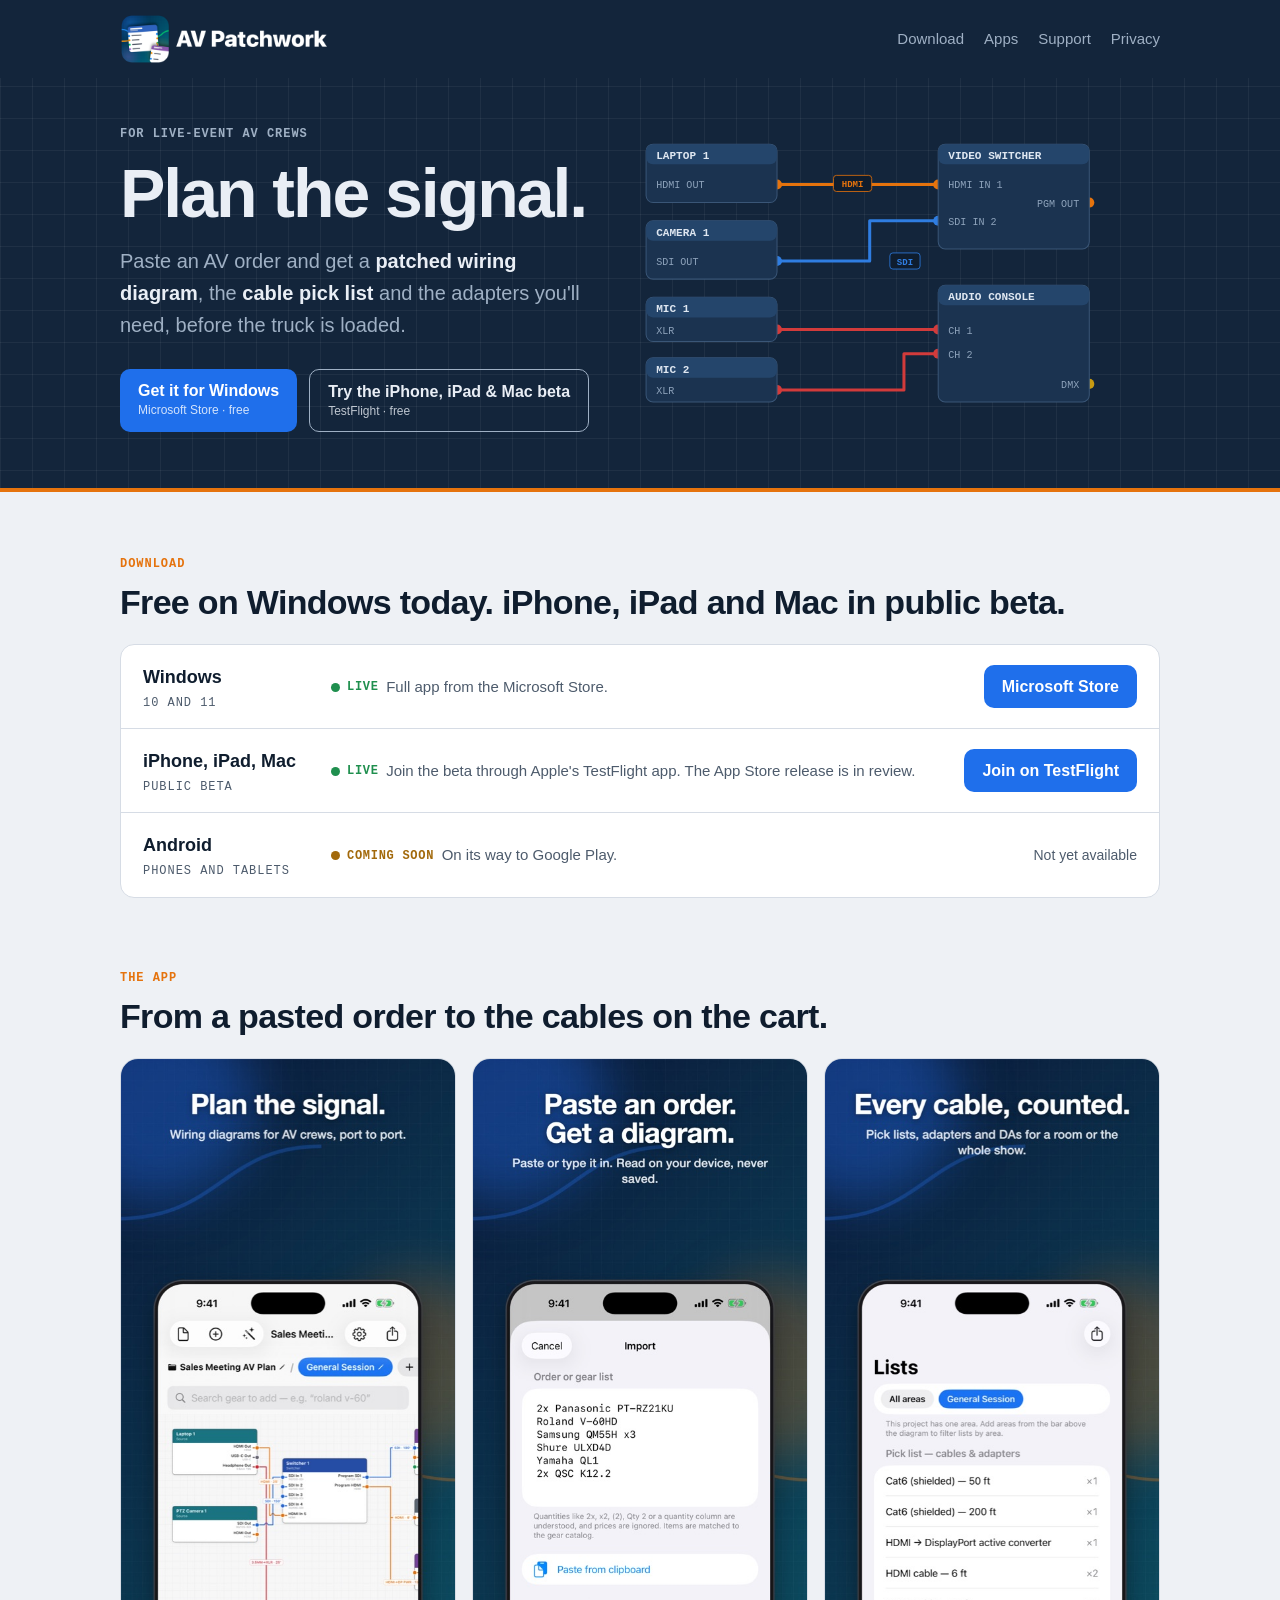
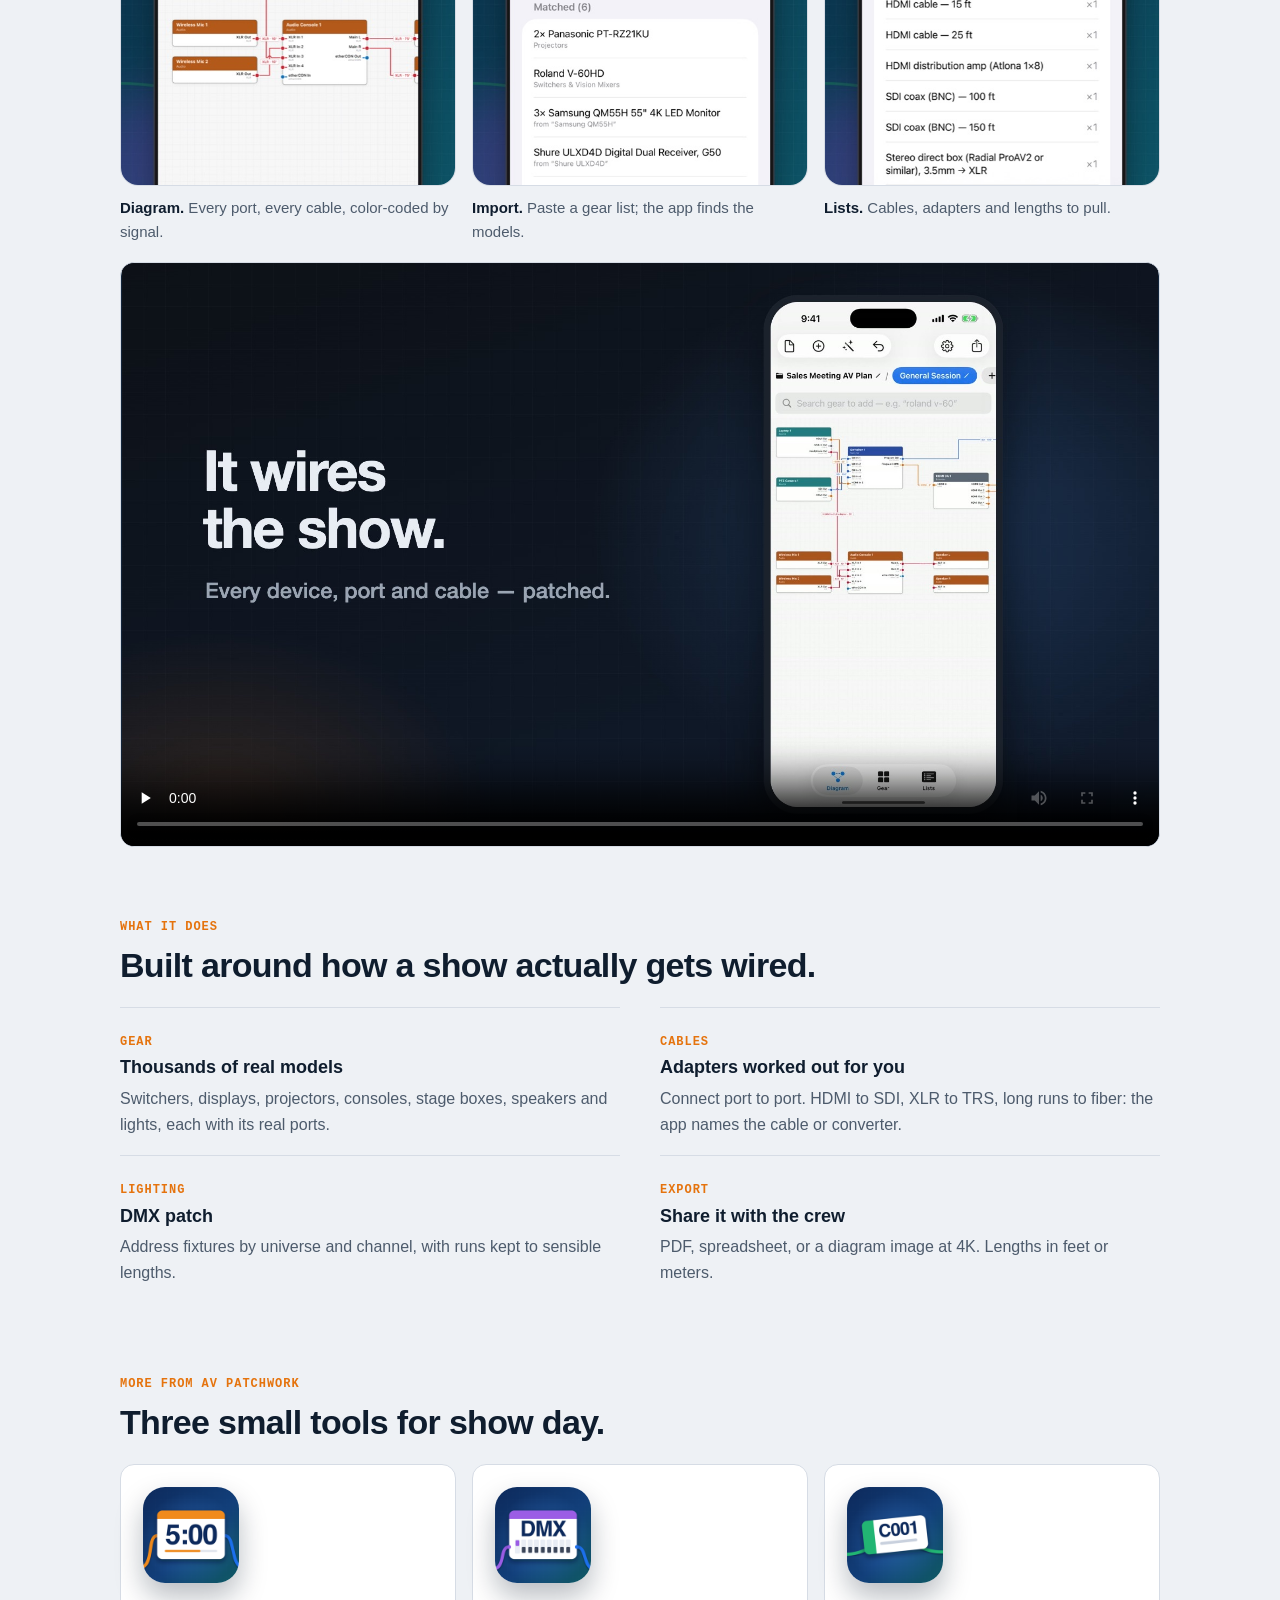
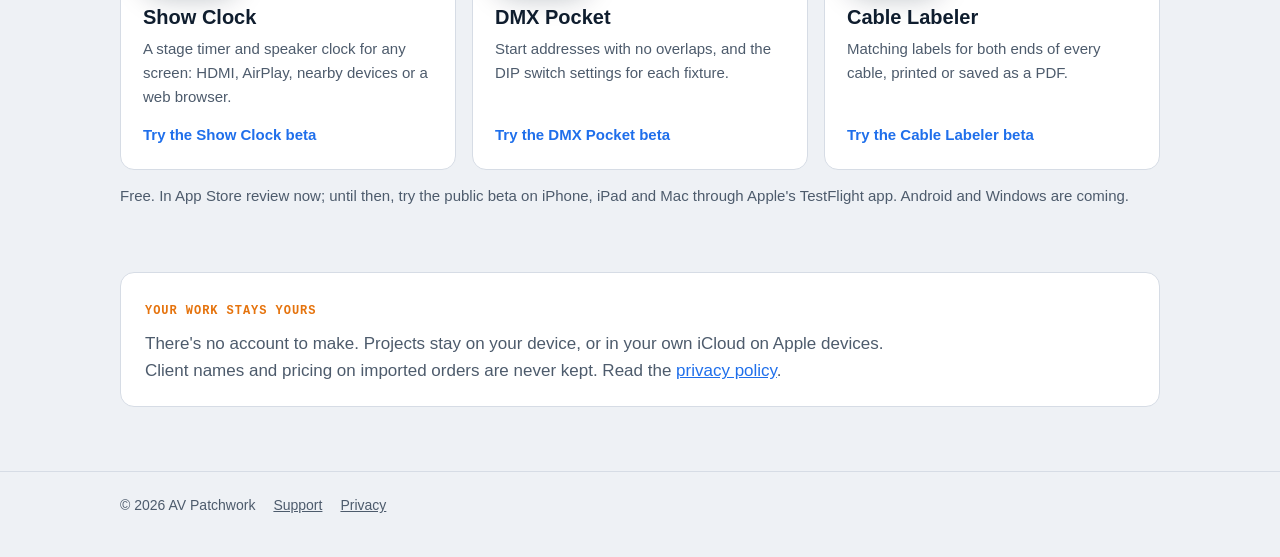
<file: index.html>
<!doctype html>
<html lang="en">
<head>
<meta charset="utf-8">
<meta name="viewport" content="width=device-width, initial-scale=1, viewport-fit=cover">
<title>AV Patchwork</title>
<meta name="claude:viewport-fit-sides" content="cover">
<meta name="description" content="Wiring diagrams, cable pick lists and gear plans for live-event AV crews. On Windows now; public beta for iPhone, iPad and Mac.">
<meta property="og:type" content="website">
<meta property="og:site_name" content="AV Patchwork">
<meta property="og:title" content="AV Patchwork">
<meta property="og:description" content="Wiring diagrams, cable pick lists and gear plans for live-event AV crews.">
<meta property="og:url" content="https://avpatchwork.com/">
<meta property="og:image" content="https://avpatchwork.com/img/og.png">
<meta property="og:image:width" content="1200">
<meta property="og:image:height" content="630">
<meta name="twitter:card" content="summary_large_image">
<link rel="canonical" href="https://avpatchwork.com/">
<link rel="icon" href="favicon.png">
<link rel="apple-touch-icon" href="apple-touch-icon.png">
<style>
/* Layout: a patch-bay hero (headline left, an order being patched right), a "get it" rack of store rows, then the app. */
:root {
  --ground: #eef1f5;       /* page, faintly blue like a rack-room wall */
  --panel: #ffffff;
  --ink: #0f1d2e;
  --ink-soft: #4d5b6c;
  --rule: #d6dce5;
  --rack: #13253b;         /* hero band: rack-panel navy */
  --rack-ink: #e9eef5;
  --rack-soft: #9fb0c4;
  --live: #1f8f4e;
  --wait: #a2690b;
  --signal: #1f6feb;       /* the only color for things you can click (family design rule) */
  --hdmi: #e5730d; --sdi: #2f7de1; --xlr: #d23b3b; --dmx: #c79a12; --net: #2aa39a;
  --sans: -apple-system, BlinkMacSystemFont, "Segoe UI", "SF Pro Text", Roboto, "Helvetica Neue", Arial, sans-serif;
  --mono: ui-monospace, "SF Mono", "Cascadia Mono", Menlo, Consolas, monospace;
}
@media (prefers-color-scheme: dark) {
  :root:not([data-theme="light"]) {
    --ground: #0c131c; --panel: #131d29; --ink: #e6ecf3; --ink-soft: #97a6b8; --rule: #233142;
    --rack: #0f1f33; --rack-ink: #e9eef5; --rack-soft: #93a6bd; --live: #4cc07f; --wait: #e0a94a;
    color-scheme: dark;
  }
}
:root[data-theme="dark"] {
  --ground: #0c131c; --panel: #131d29; --ink: #e6ecf3; --ink-soft: #97a6b8; --rule: #233142;
  --rack: #0f1f33; --rack-ink: #e9eef5; --rack-soft: #93a6bd; --live: #4cc07f; --wait: #e0a94a;
  color-scheme: dark;
}
* { box-sizing: border-box; }
html { -webkit-text-size-adjust: 100%; }
body { margin: 0; background: var(--ground); color: var(--ink); font: 17px/1.6 var(--sans); }
a { color: inherit; }
.wrap {
  max-width: 1080px; margin: 0 auto;
  padding-left: max(20px, env(safe-area-inset-left, 0px)); padding-right: max(20px, env(safe-area-inset-right, 0px));
}
.label { font: 600 12px/1.2 var(--mono); letter-spacing: .08em; text-transform: uppercase; }
:focus-visible { outline: 3px solid var(--signal); outline-offset: 3px; border-radius: 6px; }

/* Top bar */
.top { background: var(--rack); color: var(--rack-ink); }
.top .wrap { display: flex; align-items: center; gap: 12px; padding-block: 10px; }
.top .logo { display: block; line-height: 0; margin-left: -4px; }
.top .logo img { height: 58px; width: auto; display: block; }
.top nav { margin-left: auto; display: flex; gap: 20px; font-size: 15px; }
.top nav a { color: var(--rack-soft); text-decoration: none; }
.top nav a:hover { color: var(--rack-ink); }

/* Hero */
.hero { background: var(--rack); color: var(--rack-ink); border-bottom: 4px solid var(--hdmi); }
.hero .wrap { display: grid; grid-template-columns: 1fr 1.1fr; gap: 40px; align-items: center; padding-block: 40px 56px; }
.hero > .wrap > * { min-width: 0; }
.hero .label { color: var(--rack-soft); }
.hero h1 { font-size: clamp(42px, 6.4vw, 68px); line-height: 1; letter-spacing: -.03em; margin: 14px 0 18px; text-wrap: balance; }
.hero p.lede { font-size: 20px; color: var(--rack-soft); margin: 0 0 28px; max-width: 30em; }
.hero p.lede b { color: var(--rack-ink); font-weight: 600; }
.cta { display: flex; flex-wrap: wrap; gap: 12px; }
.btn {
  display: inline-flex; flex-direction: column; align-items: flex-start; gap: 3px; padding: 12px 18px; border-radius: 10px;
  font-weight: 650; font-size: 16px; text-decoration: none; line-height: 1.2;
}
.btn small { display: block; font: 500 12px/1.2 var(--sans); opacity: .8; }
.btn.primary { background: var(--signal); color: #fff; }
.btn.primary:hover { background: #1a5fd0; }
.btn.ghost { border: 1.5px solid var(--rack-soft); color: var(--rack-ink); }
.btn.ghost:hover { border-color: var(--rack-ink); }
.patch { width: 100%; height: auto; display: block; }
.patch .box { fill: #1b3350; stroke: #3a5677; }
.patch .hd { fill: #24456b; }
.patch text { font-family: var(--mono); fill: #dfe7f1; }
.patch .dim { fill: #8ea3bb; }
.patch path { fill: none; stroke-width: 3; stroke-linecap: round; stroke-linejoin: round; }
@media (prefers-reduced-motion: no-preference) {
  .patch path { stroke-dasharray: 600; stroke-dashoffset: 0; animation: run 1.6s ease-out both; }
  .patch path:nth-of-type(2) { animation-delay: .15s; } .patch path:nth-of-type(3) { animation-delay: .3s; }
  .patch path:nth-of-type(4) { animation-delay: .45s; } .patch path:nth-of-type(5) { animation-delay: .6s; }
  @keyframes run { from { stroke-dashoffset: 600; } to { stroke-dashoffset: 0; } }
}

/* Parallax: three planes in the hero (grid at the back, cables in the middle, gear in front).
   app.js-free: a few lines at the end of the page set --p (scroll) and --mx/--my (pointer). */
.hero { position: relative; overflow: hidden; }
.hero::before {
  content: ""; position: absolute; inset: -120px 0; pointer-events: none;
  background-image: linear-gradient(rgba(255,255,255,.055) 1px, transparent 1px), linear-gradient(90deg, rgba(255,255,255,.055) 1px, transparent 1px);
  background-size: 32px 32px;
  transform: translate3d(calc(var(--mx, 0) * -6px), calc(var(--p, 0) * 60px + var(--my, 0) * -4px), 0);
}
.hero .wrap { position: relative; }
.patch .plane-cables { transform: translate(calc(var(--mx, 0) * 5px), calc(var(--my, 0) * 3px + var(--p, 0) * -18px)); }
.patch .plane-gear { transform: translate(calc(var(--mx, 0) * 11px), calc(var(--my, 0) * 7px + var(--p, 0) * -42px)); }
.patch .plane-cables, .patch .plane-gear { transition: transform .25s ease-out; }
@media (prefers-reduced-motion: reduce) {
  .hero::before, .patch .plane-cables, .patch .plane-gear { transform: none !important; }
}

/* Family apps: icons stay still (owner's call); depth comes from the hero's background layer */
.family { display: grid; grid-template-columns: repeat(3, 1fr); gap: 16px; }
.family article { background: var(--panel); border: 1px solid var(--rule); border-radius: 14px; padding: 22px; }
.family img { width: 96px; height: 96px; border-radius: 22px; display: block; box-shadow: 0 14px 28px rgba(8, 20, 40, .28);
}
.family h3 { margin: 18px 0 4px; font-size: 20px; }
.family p { margin: 0; color: var(--ink-soft); font-size: 15px; }
.family article { display: flex; flex-direction: column; }
.family .beta { margin-top: auto; padding-top: 14px; font-weight: 600; font-size: 15px; text-decoration: none; }
.family .beta:hover { text-decoration: underline; }
.family-note { margin: 14px 0 0; color: var(--ink-soft); font-size: 15px; }

/* Get it: one row per platform, like labelled rack ports */
section { padding-block: 56px 8px; }
h2 { font-size: clamp(26px, 3.4vw, 34px); letter-spacing: -.02em; line-height: 1.15; margin: 8px 0 22px; text-wrap: balance; }
.get { display: grid; gap: 0; background: var(--panel); border: 1px solid var(--rule); border-radius: 14px; overflow: hidden; }
.row { display: grid; grid-template-columns: 170px 1fr auto; gap: 18px; align-items: center; padding: 18px 22px; border-top: 1px solid var(--rule); }
.row:first-child { border-top: 0; }
.row > * { min-width: 0; }
.row .plat { font-weight: 700; font-size: 18px; }
.row .plat .label { display: block; color: var(--ink-soft); margin-top: 4px; font-weight: 500; }
.row p { margin: 0; color: var(--ink-soft); font-size: 15px; }
.status { display: inline-flex; align-items: center; gap: 7px; font: 600 12px/1 var(--mono); letter-spacing: .06em; text-transform: uppercase; }
.status::before { content: ""; width: 9px; height: 9px; border-radius: 50%; background: currentColor; }
.status.live { color: var(--live); }
.status.wait { color: var(--wait); }
.row .btn.store { background: var(--signal); color: #fff; white-space: nowrap; }
.row .btn.store:hover { opacity: .88; }
.row .soon { font-size: 14px; color: var(--ink-soft); white-space: nowrap; }

/* Show the app */
.media { display: grid; grid-template-columns: repeat(3, 1fr); gap: 16px; }
.media figure { margin: 0; }
.media img { width: 100%; height: auto; display: block; border-radius: 18px; border: 1px solid var(--rule); }
.media figcaption { margin-top: 10px; font-size: 15px; color: var(--ink-soft); }
.media figcaption b { color: var(--ink); }
.wide { margin-top: 18px; }
.wide img, .wide video { width: 100%; height: auto; display: block; border-radius: 14px; border: 1px solid var(--rule); background: var(--rack); }
.wide video { aspect-ratio: 16 / 9; }

/* What it does */
.does { display: grid; grid-template-columns: repeat(2, 1fr); gap: 0 40px; }
.does div { padding-block: 18px; border-top: 1px solid var(--rule); }
.does h3 { margin: 0 0 4px; font-size: 18px; }
.does p { margin: 0; color: var(--ink-soft); font-size: 16px; max-width: 34em; }
.does .label { color: var(--hdmi); }

.privacy { background: var(--panel); border: 1px solid var(--rule); border-radius: 14px; padding: 22px 24px; }
.privacy p { margin: 0; max-width: 46em; color: var(--ink-soft); }
.privacy a { color: var(--signal); }
main a:not(.btn) { color: var(--signal); }
@media (prefers-color-scheme: dark) { :root:not([data-theme="light"]) main a:not(.btn) { color: #4c9bff; } }

footer { margin-top: 56px; border-top: 1px solid var(--rule); color: var(--ink-soft); font-size: 14px; }
footer .wrap { display: flex; flex-wrap: wrap; gap: 18px; padding-block: 22px 40px; }
footer a { color: var(--ink-soft); }

@media (max-width: 860px) {
  .hero .wrap { grid-template-columns: 1fr; gap: 28px; }
  .row { grid-template-columns: 1fr auto; }
  .row p { grid-column: 1 / -1; grid-row: 2; }
  .does { grid-template-columns: 1fr; }
  .family { grid-template-columns: 1fr; }
}
@media (max-width: 420px) { .top nav .dl { display: none; } }
@media (max-width: 560px) {
  .top nav { gap: 14px; font-size: 14px; }
  .top .logo img { height: 46px; }
  .media { grid-template-columns: 1fr 1fr; }
  .media figure:last-child { display: none; }
  .row { grid-template-columns: 1fr; }
  .row .btn.store, .row .soon { justify-self: start; }
}
</style>
</head>
<body>
<header class="top"><div class="wrap">
  <a class="logo" href="./"><img src="img/logo-on-dark.png" alt="AV Patchwork" width="165" height="44"></a>
  <nav><a class="dl" href="#get">Download</a><a href="#family">Apps</a><a href="support.html">Support</a><a href="privacy.html">Privacy</a></nav>
</div></header>

<div class="hero"><div class="wrap">
  <div>
    <span class="label">For live-event AV crews</span>
    <h1>Plan the signal.</h1>
    <p class="lede">Paste an AV order and get a <b>patched wiring diagram</b>, the <b>cable pick list</b> and the adapters you'll need, before the truck is loaded.</p>
    <div class="cta">
      <a class="btn primary" href="https://apps.microsoft.com/detail/9N6502GK0PBZ" rel="noopener">Get it for Windows<small>Microsoft Store · free</small></a>
      <a class="btn ghost" href="https://testflight.apple.com/join/TtqjZrHf" rel="noopener">Try the iPhone, iPad &amp; Mac beta<small>TestFlight · free</small></a>
    </div>
  </div>
  <svg class="patch" viewBox="0 0 520 300" role="img" aria-label="Cables in HDMI, SDI, audio and DMX colors running from a laptop, a camera and two mics into a switcher and an audio console">
    <g class="plane-cables">
    <path d="M140 60 H215 V60 H300" stroke="var(--hdmi)"/>
    <path d="M140 136 H232 V96 H300" stroke="var(--sdi)"/>
    <path d="M140 204 H249 V204 H300" stroke="var(--xlr)"/>
    <path d="M140 264 H266 V228 H300" stroke="var(--xlr)"/>
    <circle cx="140" cy="60" r="5" fill="var(--hdmi)"/><circle cx="300" cy="60" r="5" fill="var(--hdmi)"/>
    <circle cx="140" cy="136" r="5" fill="var(--sdi)"/><circle cx="300" cy="96" r="5" fill="var(--sdi)"/>
    <circle cx="140" cy="204" r="5" fill="var(--xlr)"/><circle cx="300" cy="204" r="5" fill="var(--xlr)"/>
    <circle cx="140" cy="264" r="5" fill="var(--xlr)"/><circle cx="300" cy="228" r="5" fill="var(--xlr)"/>
    <circle cx="450" cy="78" r="5" fill="var(--hdmi)"/><circle cx="450" cy="258" r="5" fill="var(--dmx)"/>
    <rect x="196" y="51" width="38" height="16" rx="3" fill="#0f1d2e" stroke="var(--hdmi)" stroke-width=".8"/>
    <text x="215" y="62.5" font-size="9" font-weight="700" text-anchor="middle" style="fill:var(--hdmi)">HDMI</text>
    <rect x="252" y="128" width="30" height="16" rx="3" fill="#0f1d2e" stroke="var(--sdi)" stroke-width=".8"/>
    <text x="267" y="139.5" font-size="9" font-weight="700" text-anchor="middle" style="fill:var(--sdi)">SDI</text>
    </g>
    <g class="plane-gear">
    <rect class="box" x="10" y="20" width="130" height="58" rx="7"/><rect class="hd" x="10" y="20" width="130" height="20" rx="7"/>
    <text x="20" y="35" font-size="11" font-weight="700">LAPTOP 1</text><text x="20" y="64" font-size="10" class="dim">HDMI OUT</text>
    <rect class="box" x="10" y="96" width="130" height="58" rx="7"/><rect class="hd" x="10" y="96" width="130" height="20" rx="7"/>
    <text x="20" y="111" font-size="11" font-weight="700">CAMERA 1</text><text x="20" y="140" font-size="10" class="dim">SDI OUT</text>
    <rect class="box" x="10" y="172" width="130" height="44" rx="7"/><rect class="hd" x="10" y="172" width="130" height="20" rx="7"/>
    <text x="20" y="187" font-size="11" font-weight="700">MIC 1</text><text x="20" y="208" font-size="10" class="dim">XLR</text>
    <rect class="box" x="10" y="232" width="130" height="44" rx="7"/><rect class="hd" x="10" y="232" width="130" height="20" rx="7"/>
    <text x="20" y="247" font-size="11" font-weight="700">MIC 2</text><text x="20" y="268" font-size="10" class="dim">XLR</text>

    <rect class="box" x="300" y="20" width="150" height="104" rx="7"/><rect class="hd" x="300" y="20" width="150" height="20" rx="7"/>
    <text x="310" y="35" font-size="11" font-weight="700">VIDEO SWITCHER</text>
    <text x="310" y="64" font-size="10" class="dim">HDMI IN 1</text><text x="310" y="100" font-size="10" class="dim">SDI IN 2</text>
    <text x="440" y="82" font-size="10" class="dim" text-anchor="end">PGM OUT</text>
    <rect class="box" x="300" y="160" width="150" height="116" rx="7"/><rect class="hd" x="300" y="160" width="150" height="20" rx="7"/>
    <text x="310" y="175" font-size="11" font-weight="700">AUDIO CONSOLE</text>
    <text x="310" y="208" font-size="10" class="dim">CH 1</text><text x="310" y="232" font-size="10" class="dim">CH 2</text>
    <text x="440" y="262" font-size="10" class="dim" text-anchor="end">DMX</text>

    </g>
  </svg>
</div></div>

<main>
<section id="get"><div class="wrap">
  <span class="label" style="color:var(--hdmi)">Download</span>
  <h2>Free on Windows today. iPhone, iPad and Mac in public beta.</h2>
  <div class="get">
    <div class="row">
      <div class="plat">Windows<span class="label">10 and 11</span></div>
      <p><span class="status live">Live</span>&ensp;Full app from the Microsoft Store.</p>
      <a class="btn store" href="https://apps.microsoft.com/detail/9N6502GK0PBZ" rel="noopener">Microsoft Store</a>
    </div>
    <div class="row">
      <div class="plat">iPhone, iPad, Mac<span class="label">Public beta</span></div>
      <p><span class="status live">Live</span>&ensp;Join the beta through Apple's TestFlight app. The App Store release is in review.</p>
      <a class="btn store" href="https://testflight.apple.com/join/TtqjZrHf" rel="noopener">Join on TestFlight</a>
    </div>
    <div class="row">
      <div class="plat">Android<span class="label">Phones and tablets</span></div>
      <p><span class="status wait">Coming soon</span>&ensp;On its way to Google Play.</p>
      <span class="soon">Not yet available</span>
    </div>
  </div>
</div></section>

<section><div class="wrap">
  <span class="label" style="color:var(--hdmi)">The app</span>
  <h2>From a pasted order to the cables on the cart.</h2>
  <div class="media">
    <figure><img src="img/1-diagram.jpg" alt="A wiring diagram with a switcher, projector, LED wall and audio console" loading="lazy" width="506" height="1100"><figcaption><b>Diagram.</b> Every port, every cable, color-coded by signal.</figcaption></figure>
    <figure><img src="img/2-import.jpg" alt="Importing a pasted AV order" loading="lazy" width="506" height="1100"><figcaption><b>Import.</b> Paste a gear list; the app finds the models.</figcaption></figure>
    <figure><img src="img/3-lists.jpg" alt="Pick list of cables and adapters" loading="lazy" width="506" height="1100"><figcaption><b>Lists.</b> Cables, adapters and lengths to pull.</figcaption></figure>
  </div>
  <div class="wide">
    <video src="img/teaser.mp4" poster="img/teaser.jpg" controls playsinline preload="none"
      aria-label="20-second AV Patchwork teaser: paste an order, get a patched diagram and cable pick list"></video>
  </div>
</div></section>

<section><div class="wrap">
  <span class="label" style="color:var(--hdmi)">What it does</span>
  <h2>Built around how a show actually gets wired.</h2>
  <div class="does">
    <div><span class="label">Gear</span><h3>Thousands of real models</h3><p>Switchers, displays, projectors, consoles, stage boxes, speakers and lights, each with its real ports.</p></div>
    <div><span class="label">Cables</span><h3>Adapters worked out for you</h3><p>Connect port to port. HDMI to SDI, XLR to TRS, long runs to fiber: the app names the cable or converter.</p></div>
    <div><span class="label">Lighting</span><h3>DMX patch</h3><p>Address fixtures by universe and channel, with runs kept to sensible lengths.</p></div>
    <div><span class="label">Export</span><h3>Share it with the crew</h3><p>PDF, spreadsheet, or a diagram image at 4K. Lengths in feet or meters.</p></div>
  </div>
</div></section>

<section id="family"><div class="wrap">
  <span class="label" style="color:var(--hdmi)">More from AV Patchwork</span>
  <h2>Three small tools for show day.</h2>
  <div class="family">
    <article><img src="img/family-showclock.png" alt="" width="96" height="96" loading="lazy"><h3>Show Clock</h3><p>A stage timer and speaker clock for any screen: HDMI, AirPlay, nearby devices or a web browser.</p><a class="beta" href="https://testflight.apple.com/join/RfdfMCYu" rel="noopener">Try the Show Clock beta</a></article>
    <article><img src="img/family-dmxpocket.png" alt="" width="96" height="96" loading="lazy"><h3>DMX Pocket</h3><p>Start addresses with no overlaps, and the DIP switch settings for each fixture.</p><a class="beta" href="https://testflight.apple.com/join/XErZgbYY" rel="noopener">Try the DMX Pocket beta</a></article>
    <article><img src="img/family-cablelabeler.png" alt="" width="96" height="96" loading="lazy"><h3>Cable Labeler</h3><p>Matching labels for both ends of every cable, printed or saved as a PDF.</p><a class="beta" href="https://testflight.apple.com/join/ShBtYB21" rel="noopener">Try the Cable Labeler beta</a></article>
  </div>
  <p class="family-note">Free. In App Store review now; until then, try the public beta on iPhone, iPad and Mac through Apple's TestFlight app. Android and Windows are coming.</p>
</div></section>

<section><div class="wrap">
  <div class="privacy">
    <span class="label" style="color:var(--hdmi)">Your work stays yours</span>
    <p style="margin-top:8px">There's no account to make. Projects stay on your device, or in your own iCloud on Apple devices. Client names and pricing on imported orders are never kept. Read the <a href="privacy.html">privacy policy</a>.</p>
  </div>
</div></section>
</main>

<footer><div class="wrap">
  <span>© <span id="y">2026</span> AV Patchwork</span>
  <a href="support.html">Support</a><a href="privacy.html">Privacy</a>
</div></footer>
<script>
document.getElementById("y").textContent = new Date().getFullYear();
// Parallax: scroll progress through the hero (--p) and pointer position over it (--mx/--my).
// Skipped entirely when reduced motion is on.
(() => {
  if (matchMedia("(prefers-reduced-motion: reduce)").matches) return;
  const hero = document.querySelector(".hero");
  let queued = false;
  const frame = () => {
    queued = false;
    const h = hero.offsetHeight || 1;
    hero.style.setProperty("--p", Math.min(1, Math.max(0, scrollY / h)).toFixed(3));
  };
  const ask = () => { if (!queued) { queued = true; requestAnimationFrame(frame); } };
  addEventListener("scroll", ask, { passive: true }); addEventListener("resize", ask); frame();
  if (matchMedia("(pointer: fine)").matches) {
    hero.addEventListener("pointermove", e => {
      const r = hero.getBoundingClientRect();
      hero.style.setProperty("--mx", ((e.clientX - r.left) / r.width * 2 - 1).toFixed(3));
      hero.style.setProperty("--my", ((e.clientY - r.top) / r.height * 2 - 1).toFixed(3));
    });
    hero.addEventListener("pointerleave", () => { hero.style.setProperty("--mx", 0); hero.style.setProperty("--my", 0); });
  }
})();
</script>
</body>
</html>
</file>
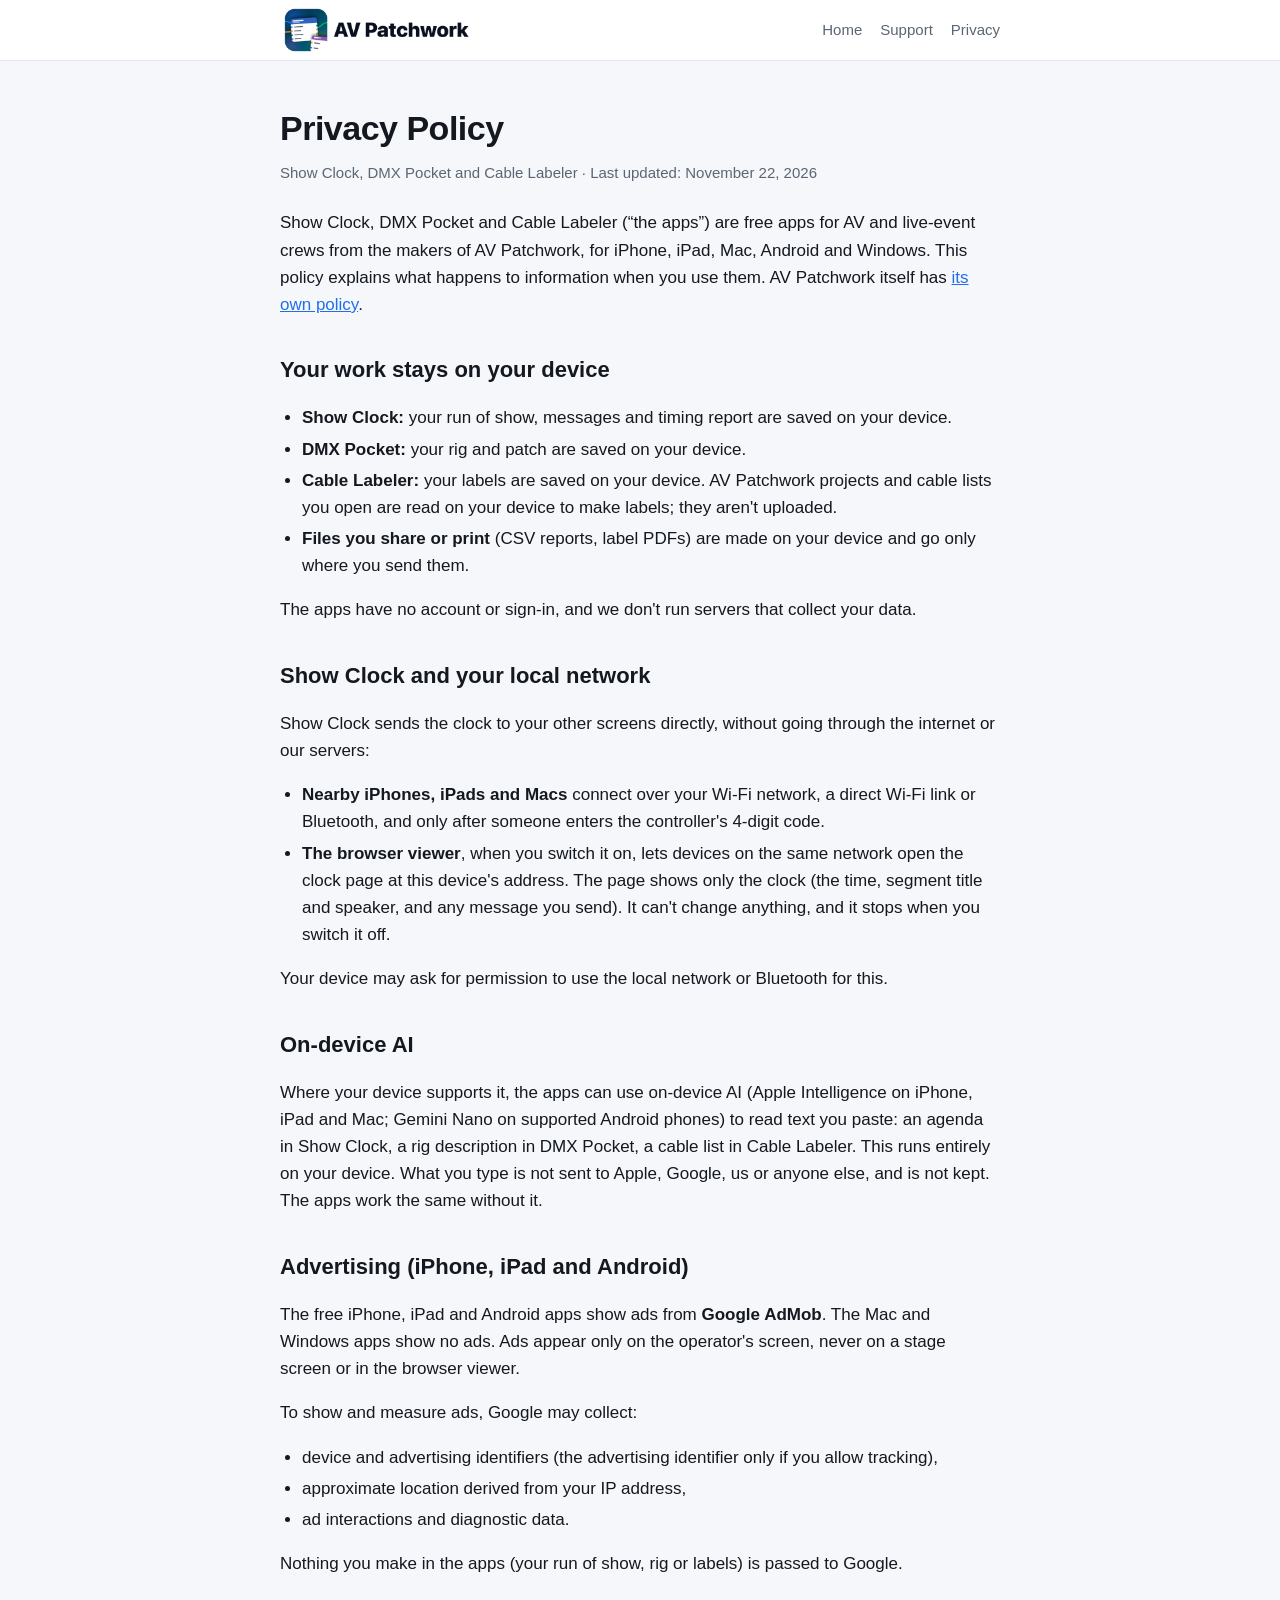
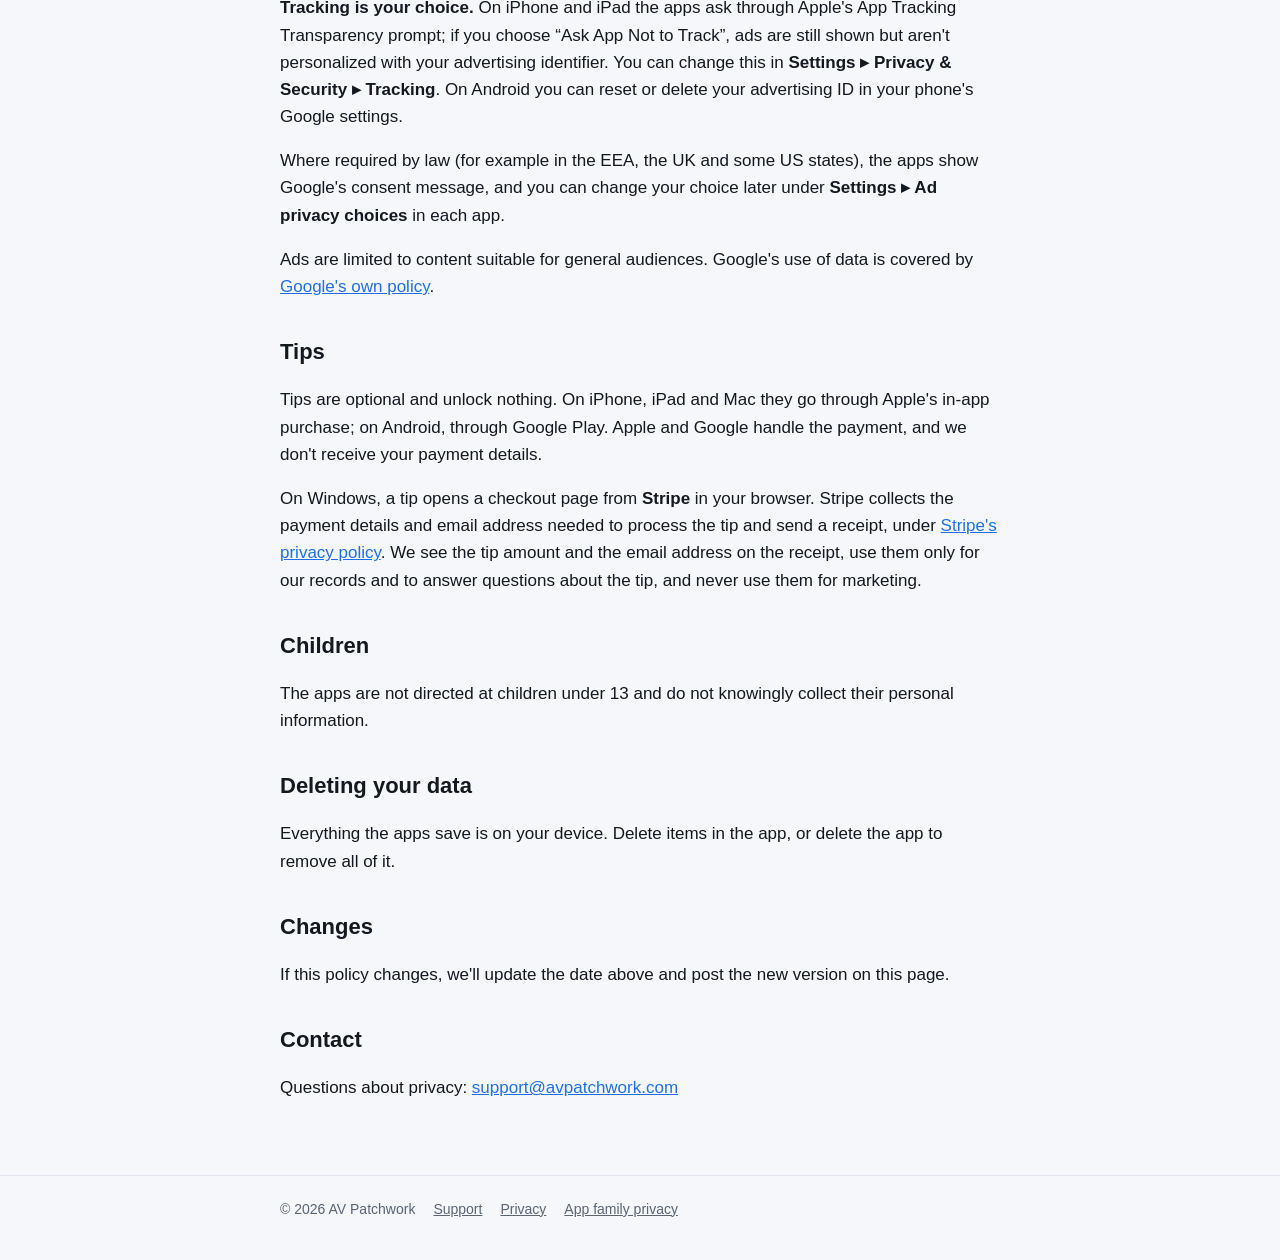
<file: apps-privacy.html>
<!doctype html>
<html lang="en">
<head>
<meta charset="utf-8">
<meta name="viewport" content="width=device-width, initial-scale=1">
<title>Privacy Policy · Show Clock, DMX Pocket, Cable Labeler</title>
<meta name="description" content="How Show Clock, DMX Pocket and Cable Labeler handle your information.">
<meta property="og:type" content="website">
<meta property="og:site_name" content="AV Patchwork">
<meta property="og:title" content="Privacy Policy · AV Patchwork family apps">
<meta property="og:description" content="How Show Clock, DMX Pocket and Cable Labeler handle your information.">
<meta property="og:url" content="https://avpatchwork.com/apps-privacy.html">
<meta property="og:image" content="https://avpatchwork.com/img/og.png">
<link rel="canonical" href="https://avpatchwork.com/apps-privacy.html">
<link rel="icon" href="favicon.png">
<link rel="apple-touch-icon" href="apple-touch-icon.png">
<link rel="stylesheet" href="style.css">
</head>
<body>
<header class="site"><div class="wrap">
  <a class="logo" href="./"><picture><source srcset="img/logo-on-dark.png" media="(prefers-color-scheme: dark)"><img src="img/logo-on-light.png" alt="AV Patchwork" width="165" height="44"></picture></a>
  <nav><a href="./">Home</a><a href="support.html">Support</a><a href="privacy.html">Privacy</a></nav>
</div></header>

<main><div class="wrap">
  <h1>Privacy Policy</h1>
  <p class="updated">Show Clock, DMX Pocket and Cable Labeler · Last updated: November 22, 2026</p>

  <p>Show Clock, DMX Pocket and Cable Labeler (“the apps”) are free apps for AV and live-event crews from the makers of AV Patchwork, for iPhone, iPad, Mac, Android and Windows. This policy explains what happens to information when you use them. AV Patchwork itself has <a href="privacy.html">its own policy</a>.</p>

  <h2>Your work stays on your device</h2>
  <ul>
    <li><strong>Show Clock:</strong> your run of show, messages and timing report are saved on your device.</li>
    <li><strong>DMX Pocket:</strong> your rig and patch are saved on your device.</li>
    <li><strong>Cable Labeler:</strong> your labels are saved on your device. AV Patchwork projects and cable lists you open are read on your device to make labels; they aren't uploaded.</li>
    <li><strong>Files you share or print</strong> (CSV reports, label PDFs) are made on your device and go only where you send them.</li>
  </ul>
  <p>The apps have no account or sign-in, and we don't run servers that collect your data.</p>

  <h2>Show Clock and your local network</h2>
  <p>Show Clock sends the clock to your other screens directly, without going through the internet or our servers:</p>
  <ul>
    <li><strong>Nearby iPhones, iPads and Macs</strong> connect over your Wi-Fi network, a direct Wi-Fi link or Bluetooth, and only after someone enters the controller's 4-digit code.</li>
    <li><strong>The browser viewer</strong>, when you switch it on, lets devices on the same network open the clock page at this device's address. The page shows only the clock (the time, segment title and speaker, and any message you send). It can't change anything, and it stops when you switch it off.</li>
  </ul>
  <p>Your device may ask for permission to use the local network or Bluetooth for this.</p>

  <h2>On-device AI</h2>
  <p>Where your device supports it, the apps can use on-device AI (Apple Intelligence on iPhone, iPad and Mac; Gemini Nano on supported Android phones) to read text you paste: an agenda in Show Clock, a rig description in DMX Pocket, a cable list in Cable Labeler. This runs entirely on your device. What you type is not sent to Apple, Google, us or anyone else, and is not kept. The apps work the same without it.</p>

  <h2>Advertising (iPhone, iPad and Android)</h2>
  <p>The free iPhone, iPad and Android apps show ads from <strong>Google AdMob</strong>. The Mac and Windows apps show no ads. Ads appear only on the operator's screen, never on a stage screen or in the browser viewer.</p>
  <p>To show and measure ads, Google may collect:</p>
  <ul>
    <li>device and advertising identifiers (the advertising identifier only if you allow tracking),</li>
    <li>approximate location derived from your IP address,</li>
    <li>ad interactions and diagnostic data.</li>
  </ul>
  <p>Nothing you make in the apps (your run of show, rig or labels) is passed to Google.</p>
  <p><strong>Tracking is your choice.</strong> On iPhone and iPad the apps ask through Apple's App Tracking Transparency prompt; if you choose “Ask App Not to Track”, ads are still shown but aren't personalized with your advertising identifier. You can change this in <strong>Settings ▸ Privacy &amp; Security ▸ Tracking</strong>. On Android you can reset or delete your advertising ID in your phone's Google settings.</p>
  <p>Where required by law (for example in the EEA, the UK and some US states), the apps show Google's consent message, and you can change your choice later under <strong>Settings ▸ Ad privacy choices</strong> in each app.</p>
  <p>Ads are limited to content suitable for general audiences. Google's use of data is covered by <a href="https://policies.google.com/technologies/ads">Google's own policy</a>.</p>

  <h2>Tips</h2>
  <p>Tips are optional and unlock nothing. On iPhone, iPad and Mac they go through Apple's in-app purchase; on Android, through Google Play. Apple and Google handle the payment, and we don't receive your payment details.</p>
  <p>On Windows, a tip opens a checkout page from <strong>Stripe</strong> in your browser. Stripe collects the payment details and email address needed to process the tip and send a receipt, under <a href="https://stripe.com/privacy">Stripe's privacy policy</a>. We see the tip amount and the email address on the receipt, use them only for our records and to answer questions about the tip, and never use them for marketing.</p>

  <h2>Children</h2>
  <p>The apps are not directed at children under 13 and do not knowingly collect their personal information.</p>

  <h2>Deleting your data</h2>
  <p>Everything the apps save is on your device. Delete items in the app, or delete the app to remove all of it.</p>

  <h2>Changes</h2>
  <p>If this policy changes, we'll update the date above and post the new version on this page.</p>

  <h2>Contact</h2>
  <p>Questions about privacy: <a href="mailto:support@avpatchwork.com">support@avpatchwork.com</a></p>
</div></main>

<footer><div class="wrap">
  <span>© <span id="y">2026</span> AV Patchwork</span>
  <a href="support.html">Support</a><a href="privacy.html">Privacy</a><a href="apps-privacy.html">App family privacy</a>
</div></footer>
<script>document.getElementById("y").textContent = new Date().getFullYear();</script>
</body>
</html>
</file>
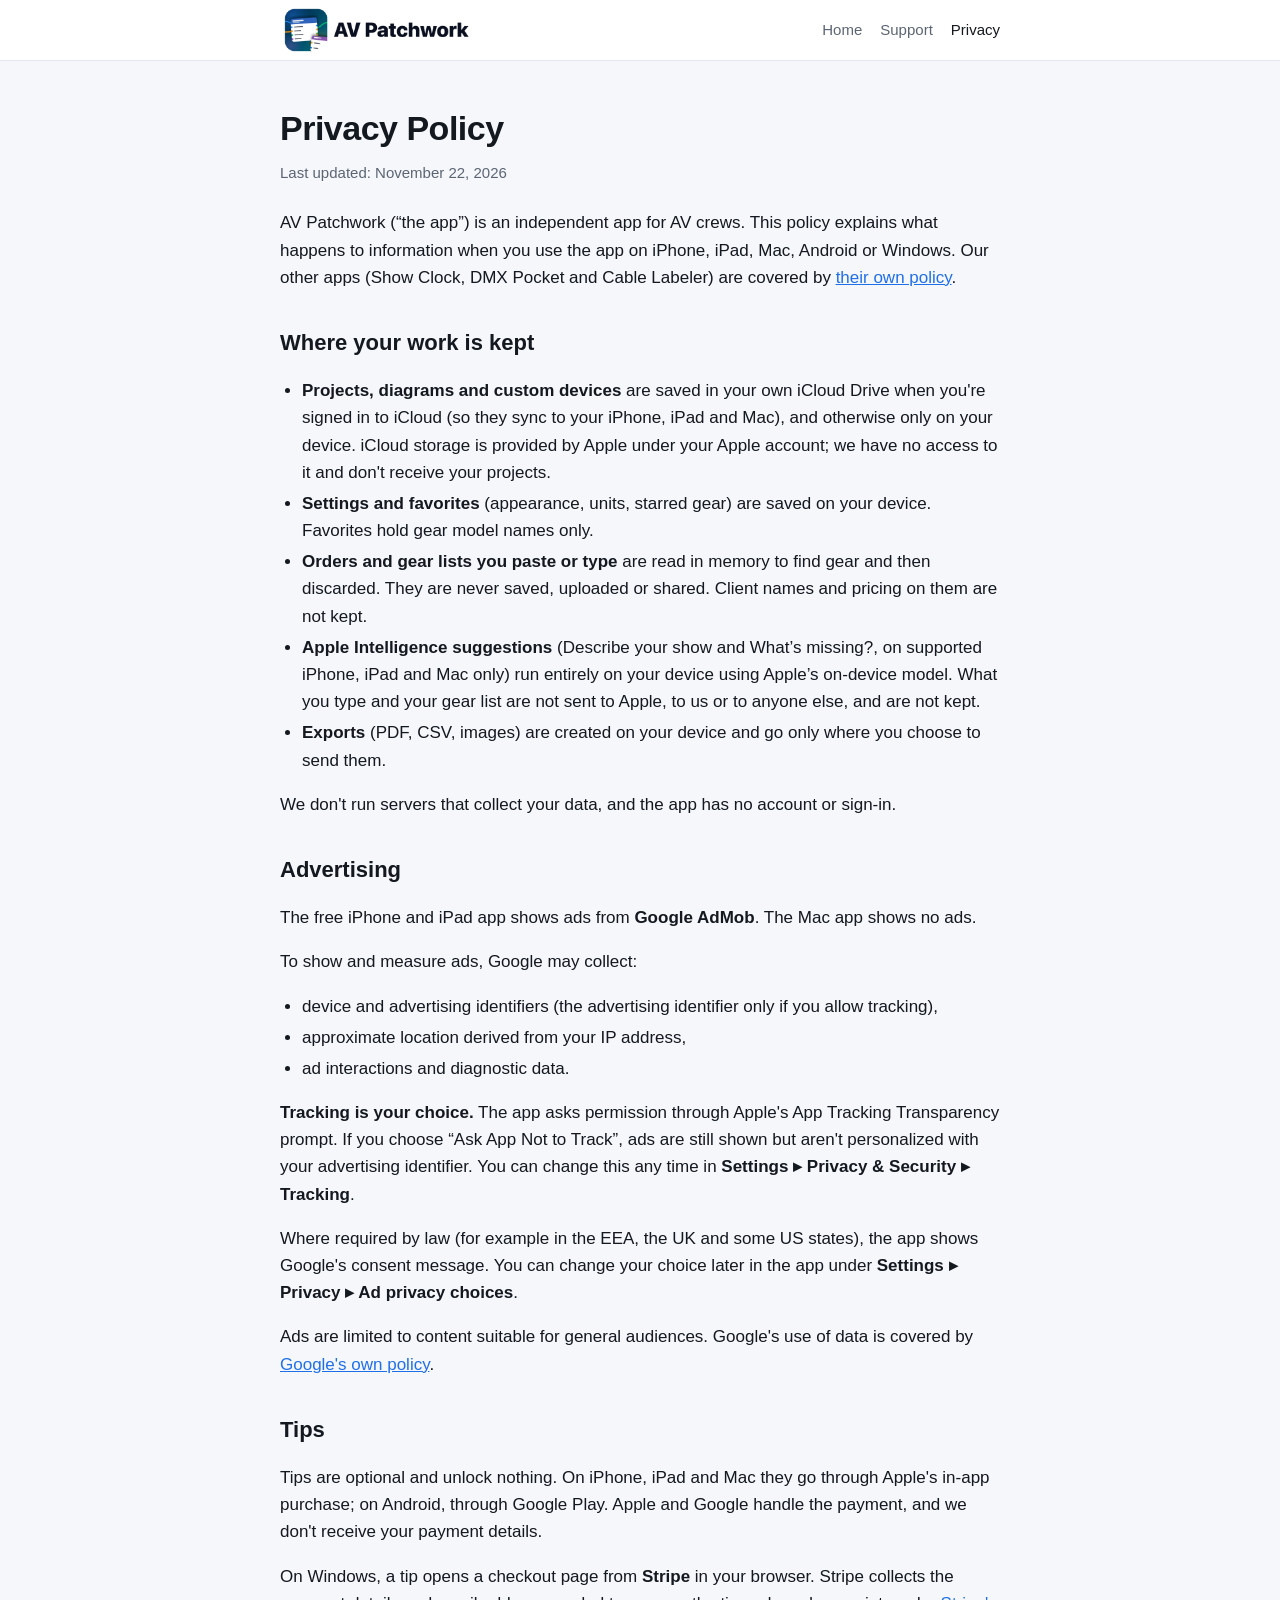
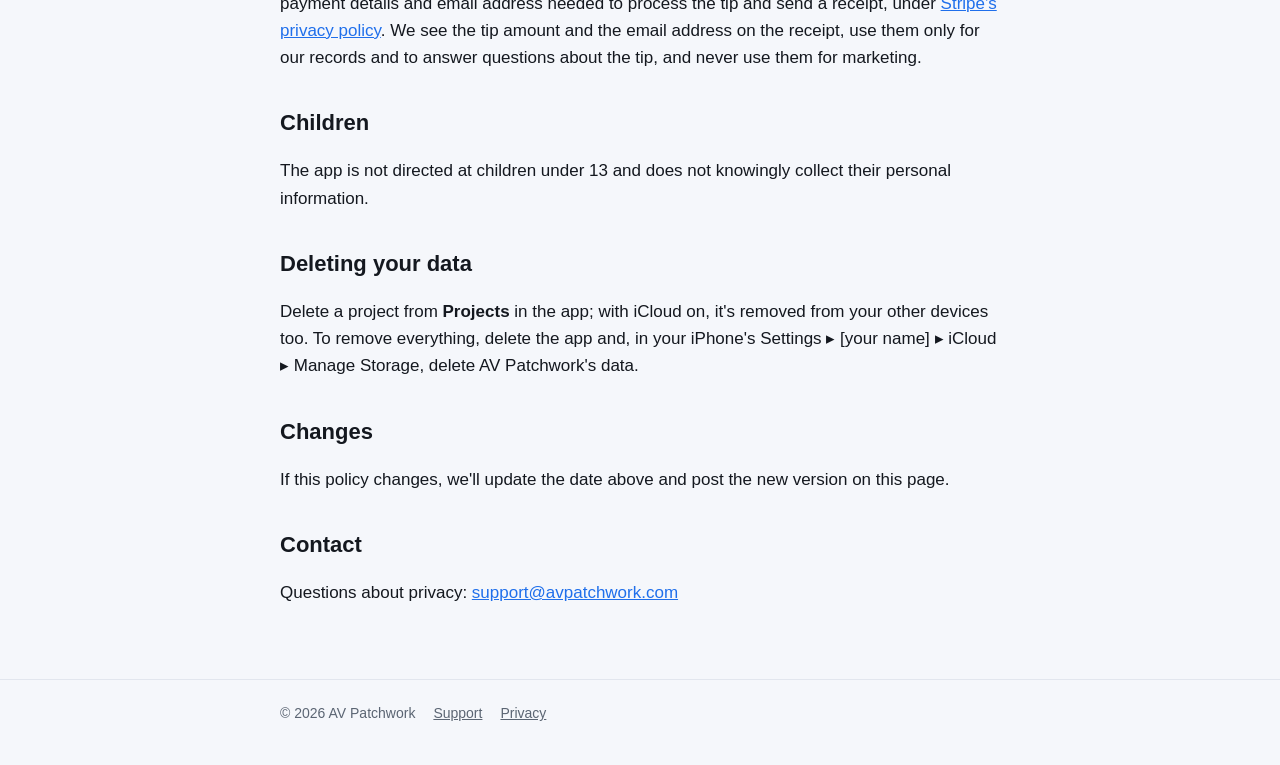
<file: privacy.html>
<!doctype html>
<html lang="en">
<head>
<meta charset="utf-8">
<meta name="viewport" content="width=device-width, initial-scale=1">
<title>Privacy Policy · AV Patchwork</title>
<meta name="description" content="How AV Patchwork handles your information.">
<meta property="og:type" content="website">
<meta property="og:site_name" content="AV Patchwork">
<meta property="og:title" content="Privacy Policy · AV Patchwork">
<meta property="og:description" content="How AV Patchwork handles your information.">
<meta property="og:url" content="https://avpatchwork.com/privacy.html">
<meta property="og:image" content="https://avpatchwork.com/img/og.png">
<meta property="og:image:width" content="1200">
<meta property="og:image:height" content="630">
<meta name="twitter:card" content="summary_large_image">
<link rel="canonical" href="https://avpatchwork.com/privacy.html">
<link rel="icon" href="favicon.png">
<link rel="apple-touch-icon" href="apple-touch-icon.png">
<link rel="stylesheet" href="style.css">
</head>
<body>
<header class="site"><div class="wrap">
  <a class="logo" href="./"><picture><source srcset="img/logo-on-dark.png" media="(prefers-color-scheme: dark)"><img src="img/logo-on-light.png" alt="AV Patchwork" width="165" height="44"></picture></a>
  <nav><a href="./">Home</a><a href="support.html">Support</a><a href="privacy.html" aria-current="page">Privacy</a></nav>
</div></header>

<main><div class="wrap">
  <h1>Privacy Policy</h1>
  <p class="updated">Last updated: November 22, 2026</p>

  <p>AV Patchwork (“the app”) is an independent app for AV crews. This policy explains what happens to information when you use the app on iPhone, iPad, Mac, Android or Windows. Our other apps (Show Clock, DMX Pocket and Cable Labeler) are covered by <a href="apps-privacy.html">their own policy</a>.</p>

  <h2>Where your work is kept</h2>
  <ul>
    <li><strong>Projects, diagrams and custom devices</strong> are saved in your own iCloud Drive when you're signed in to iCloud (so they sync to your iPhone, iPad and Mac), and otherwise only on your device. iCloud storage is provided by Apple under your Apple account; we have no access to it and don't receive your projects.</li>
    <li><strong>Settings and favorites</strong> (appearance, units, starred gear) are saved on your device. Favorites hold gear model names only.</li>
    <li><strong>Orders and gear lists you paste or type</strong> are read in memory to find gear and then discarded. They are never saved, uploaded or shared. Client names and pricing on them are not kept.</li>
    <li><strong>Apple Intelligence suggestions</strong> (Describe your show and What&rsquo;s missing?, on supported iPhone, iPad and Mac only) run entirely on your device using Apple&rsquo;s on-device model. What you type and your gear list are not sent to Apple, to us or to anyone else, and are not kept.</li>
    <li><strong>Exports</strong> (PDF, CSV, images) are created on your device and go only where you choose to send them.</li>
  </ul>
  <p>We don't run servers that collect your data, and the app has no account or sign-in.</p>

  <h2>Advertising</h2>
  <p>The free iPhone and iPad app shows ads from <strong>Google AdMob</strong>. The Mac app shows no ads.</p>
  <p>To show and measure ads, Google may collect:</p>
  <ul>
    <li>device and advertising identifiers (the advertising identifier only if you allow tracking),</li>
    <li>approximate location derived from your IP address,</li>
    <li>ad interactions and diagnostic data.</li>
  </ul>
  <p><strong>Tracking is your choice.</strong> The app asks permission through Apple's App Tracking Transparency prompt. If you choose “Ask App Not to Track”, ads are still shown but aren't personalized with your advertising identifier. You can change this any time in <strong>Settings ▸ Privacy &amp; Security ▸ Tracking</strong>.</p>
  <p>Where required by law (for example in the EEA, the UK and some US states), the app shows Google's consent message. You can change your choice later in the app under <strong>Settings ▸ Privacy ▸ Ad privacy choices</strong>.</p>
  <p>Ads are limited to content suitable for general audiences. Google's use of data is covered by <a href="https://policies.google.com/technologies/ads">Google's own policy</a>.</p>

  <h2>Tips</h2>
  <p>Tips are optional and unlock nothing. On iPhone, iPad and Mac they go through Apple's in-app purchase; on Android, through Google Play. Apple and Google handle the payment, and we don't receive your payment details.</p>
  <p>On Windows, a tip opens a checkout page from <strong>Stripe</strong> in your browser. Stripe collects the payment details and email address needed to process the tip and send a receipt, under <a href="https://stripe.com/privacy">Stripe's privacy policy</a>. We see the tip amount and the email address on the receipt, use them only for our records and to answer questions about the tip, and never use them for marketing.</p>

  <h2>Children</h2>
  <p>The app is not directed at children under 13 and does not knowingly collect their personal information.</p>

  <h2>Deleting your data</h2>
  <p>Delete a project from <strong>Projects</strong> in the app; with iCloud on, it's removed from your other devices too. To remove everything, delete the app and, in your iPhone's Settings ▸ [your name] ▸ iCloud ▸ Manage Storage, delete AV Patchwork's data.</p>

  <h2>Changes</h2>
  <p>If this policy changes, we'll update the date above and post the new version on this page.</p>

  <h2>Contact</h2>
  <p>Questions about privacy: <a href="mailto:support@avpatchwork.com">support@avpatchwork.com</a></p>
</div></main>

<footer><div class="wrap">
  <span>© <span id="y">2026</span> AV Patchwork</span>
  <a href="support.html">Support</a><a href="privacy.html">Privacy</a>
</div></footer>
<script>document.getElementById("y").textContent = new Date().getFullYear();</script>
</body>
</html>
</file>
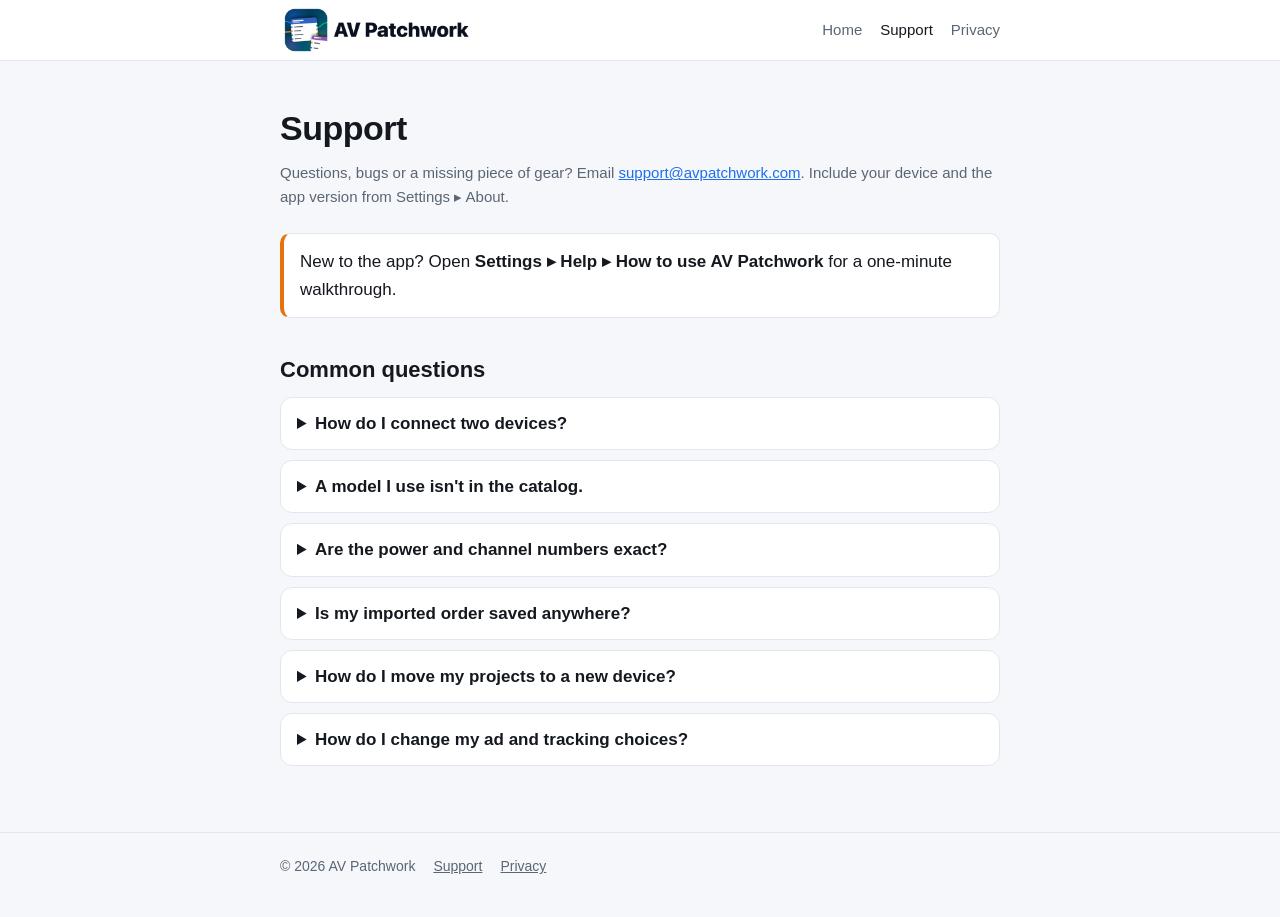
<file: support.html>
<!doctype html>
<html lang="en">
<head>
<meta charset="utf-8">
<meta name="viewport" content="width=device-width, initial-scale=1">
<title>Support · AV Patchwork</title>
<meta name="description" content="Help and contact for AV Patchwork.">
<meta property="og:type" content="website">
<meta property="og:site_name" content="AV Patchwork">
<meta property="og:title" content="Support · AV Patchwork">
<meta property="og:description" content="Help and contact for AV Patchwork.">
<meta property="og:url" content="https://avpatchwork.com/support.html">
<meta property="og:image" content="https://avpatchwork.com/img/og.png">
<meta property="og:image:width" content="1200">
<meta property="og:image:height" content="630">
<meta name="twitter:card" content="summary_large_image">
<link rel="canonical" href="https://avpatchwork.com/support.html">
<link rel="icon" href="favicon.png">
<link rel="apple-touch-icon" href="apple-touch-icon.png">
<link rel="stylesheet" href="style.css">
</head>
<body>
<header class="site"><div class="wrap">
  <a class="logo" href="./"><picture><source srcset="img/logo-on-dark.png" media="(prefers-color-scheme: dark)"><img src="img/logo-on-light.png" alt="AV Patchwork" width="165" height="44"></picture></a>
  <nav><a href="./">Home</a><a href="support.html" aria-current="page">Support</a><a href="privacy.html">Privacy</a></nav>
</div></header>

<main><div class="wrap">
  <h1>Support</h1>
  <p class="updated">Questions, bugs or a missing piece of gear? Email <a href="mailto:support@avpatchwork.com">support@avpatchwork.com</a>. Include your device and the app version from Settings ▸ About.</p>

  <div class="note">New to the app? Open <strong>Settings ▸ Help ▸ How to use AV Patchwork</strong> for a one-minute walkthrough.</div>

  <h2>Common questions</h2>
  <details>
    <summary>How do I connect two devices?</summary>
    <p>Tap (or click on the Mac) an output dot on the right edge of a device; it turns yellow. Then tap an input dot on the left edge of another device. Tap a cable's tag to set its length or delete it.</p>
  </details>
  <details>
    <summary>A model I use isn't in the catalog.</summary>
    <p>Build a custom device from the Gear tab with your own inputs, outputs and power, and reuse it in any project. You can also email us the model and we'll look at adding it.</p>
  </details>
  <details>
    <summary>Are the power and channel numbers exact?</summary>
    <p>They come from published specs where we found them, otherwise they're estimates. Always check the manufacturer's spec sheet before planning a real show.</p>
  </details>
  <details>
    <summary>Is my imported order saved anywhere?</summary>
    <p>No. Orders you paste or type are read in memory to find gear and then discarded. Only the diagram you build is saved, in your iCloud Drive or on your device.</p>
  </details>
  <details>
    <summary>How do I move my projects to a new device?</summary>
    <p>It happens on its own. When you're signed in to iCloud with iCloud Drive on, projects and custom devices sync automatically between your iPhone, iPad and Mac. Without iCloud they stay on the device; export a PDF or spreadsheet to keep a copy.</p>
  </details>
  <details>
    <summary>How do I change my ad and tracking choices?</summary>
    <p>Tracking: Settings ▸ Privacy &amp; Security ▸ Tracking on your iPhone or iPad. Ad consent (where it applies): Settings ▸ Privacy ▸ Ad privacy choices in the app.</p>
  </details>
</div></main>

<footer><div class="wrap">
  <span>© <span id="y">2026</span> AV Patchwork</span>
  <a href="support.html">Support</a><a href="privacy.html">Privacy</a>
</div></footer>
<script>document.getElementById("y").textContent = new Date().getFullYear();</script>
</body>
</html>
</file>
<file: style.css>
:root {
  --bg: #f5f7fb;
  --card: #ffffff;
  --text: #14181f;
  --muted: #5b6573;
  --line: #e2e6ee;
  --accent: #1f6feb;
  --orange: #e5730d;
  --hero: linear-gradient(160deg, #0d2a5c 0%, #123f7a 55%, #0f5a63 100%);
}
@media (prefers-color-scheme: dark) {
  :root {
    --bg: #0d1117;
    --card: #161b22;
    --text: #e8edf3;
    --muted: #9aa5b4;
    --line: #262d37;
    --accent: #4c9bff;
  }
}
* { box-sizing: border-box; }
html { -webkit-text-size-adjust: 100%; }
body {
  margin: 0;
  background: var(--bg);
  color: var(--text);
  font: 17px/1.6 -apple-system, BlinkMacSystemFont, "SF Pro Text", "Segoe UI", Roboto, Helvetica, Arial, sans-serif;
}
a { color: var(--accent); }
.wrap { max-width: 760px; margin: 0 auto; padding: 0 20px; }

header.site {
  border-bottom: 1px solid var(--line);
  background: var(--card);
}
header.site .wrap { display: flex; align-items: center; gap: 12px; height: 60px; }
header.site img { width: 32px; height: 32px; border-radius: 8px; }
header.site .name { font-weight: 700; color: var(--text); text-decoration: none; }
header.site .logo { display: block; line-height: 0; }
header.site .logo img { width: auto; height: 52px; border-radius: 0; display: block; }

header.site nav { margin-left: auto; display: flex; gap: 18px; font-size: 15px; }
header.site nav a { color: var(--muted); text-decoration: none; }
header.site nav a[aria-current="page"], header.site nav a:hover { color: var(--text); }

.hero { background: var(--hero); color: #fff; padding: 64px 0 56px; }
.hero .wrap { display: flex; gap: 28px; align-items: center; flex-wrap: wrap; }
.hero img { width: 120px; height: 120px; border-radius: 27px; box-shadow: 0 12px 30px rgba(0,0,0,.35); }
.hero h1 { font-size: 46px; line-height: 1.05; letter-spacing: -1px; margin: 0 0 10px; }
.hero p { margin: 0; font-size: 20px; color: rgba(255,255,255,.88); max-width: 520px; }
.badge {
  display: inline-block; margin-top: 18px; padding: 6px 12px; border-radius: 999px;
  background: var(--orange); color: #fff; font-size: 14px; font-weight: 600;
}

main { padding: 40px 0 56px; }
main h1 { font-size: 34px; letter-spacing: -0.5px; margin: 0 0 6px; }
main h2 { font-size: 22px; margin: 34px 0 8px; }
.updated { color: var(--muted); font-size: 15px; margin: 0 0 24px; }
.grid { display: grid; grid-template-columns: repeat(auto-fit, minmax(220px, 1fr)); gap: 14px; margin-top: 8px; }
.card { background: var(--card); border: 1px solid var(--line); border-radius: 14px; padding: 18px; }
.card h3 { margin: 0 0 4px; font-size: 17px; }
.card p { margin: 0; color: var(--muted); font-size: 15px; }
ul { padding-left: 22px; }
li { margin: 4px 0; }
.note { background: var(--card); border: 1px solid var(--line); border-left: 4px solid var(--orange); border-radius: 10px; padding: 14px 16px; }
details { background: var(--card); border: 1px solid var(--line); border-radius: 12px; padding: 12px 16px; margin: 10px 0; }
summary { font-weight: 600; cursor: pointer; }
details p { color: var(--muted); margin: 8px 0 2px; }

.shots { display: flex; gap: 14px; overflow-x: auto; scroll-snap-type: x mandatory; padding-bottom: 6px; }
.shots img { flex: 0 0 calc((100% - 28px) / 3); min-width: 200px; scroll-snap-align: start; border-radius: 16px; display: block; }
img.mac { width: 100%; border-radius: 14px; margin-top: 18px; display: block; }
video.teaser { width: 100%; aspect-ratio: 16 / 9; border-radius: 14px; margin-bottom: 18px; display: block; background: #0d1117; }

footer { border-top: 1px solid var(--line); color: var(--muted); font-size: 14px; padding: 22px 0 40px; }
footer .wrap { display: flex; gap: 18px; flex-wrap: wrap; }
footer a { color: var(--muted); }

@media (max-width: 560px) {
  .hero h1 { font-size: 36px; }
  .hero img { width: 92px; height: 92px; border-radius: 21px; }
  header.site nav { gap: 12px; font-size: 14px; }
  header.site .logo img { height: 44px; }
}
</file>
